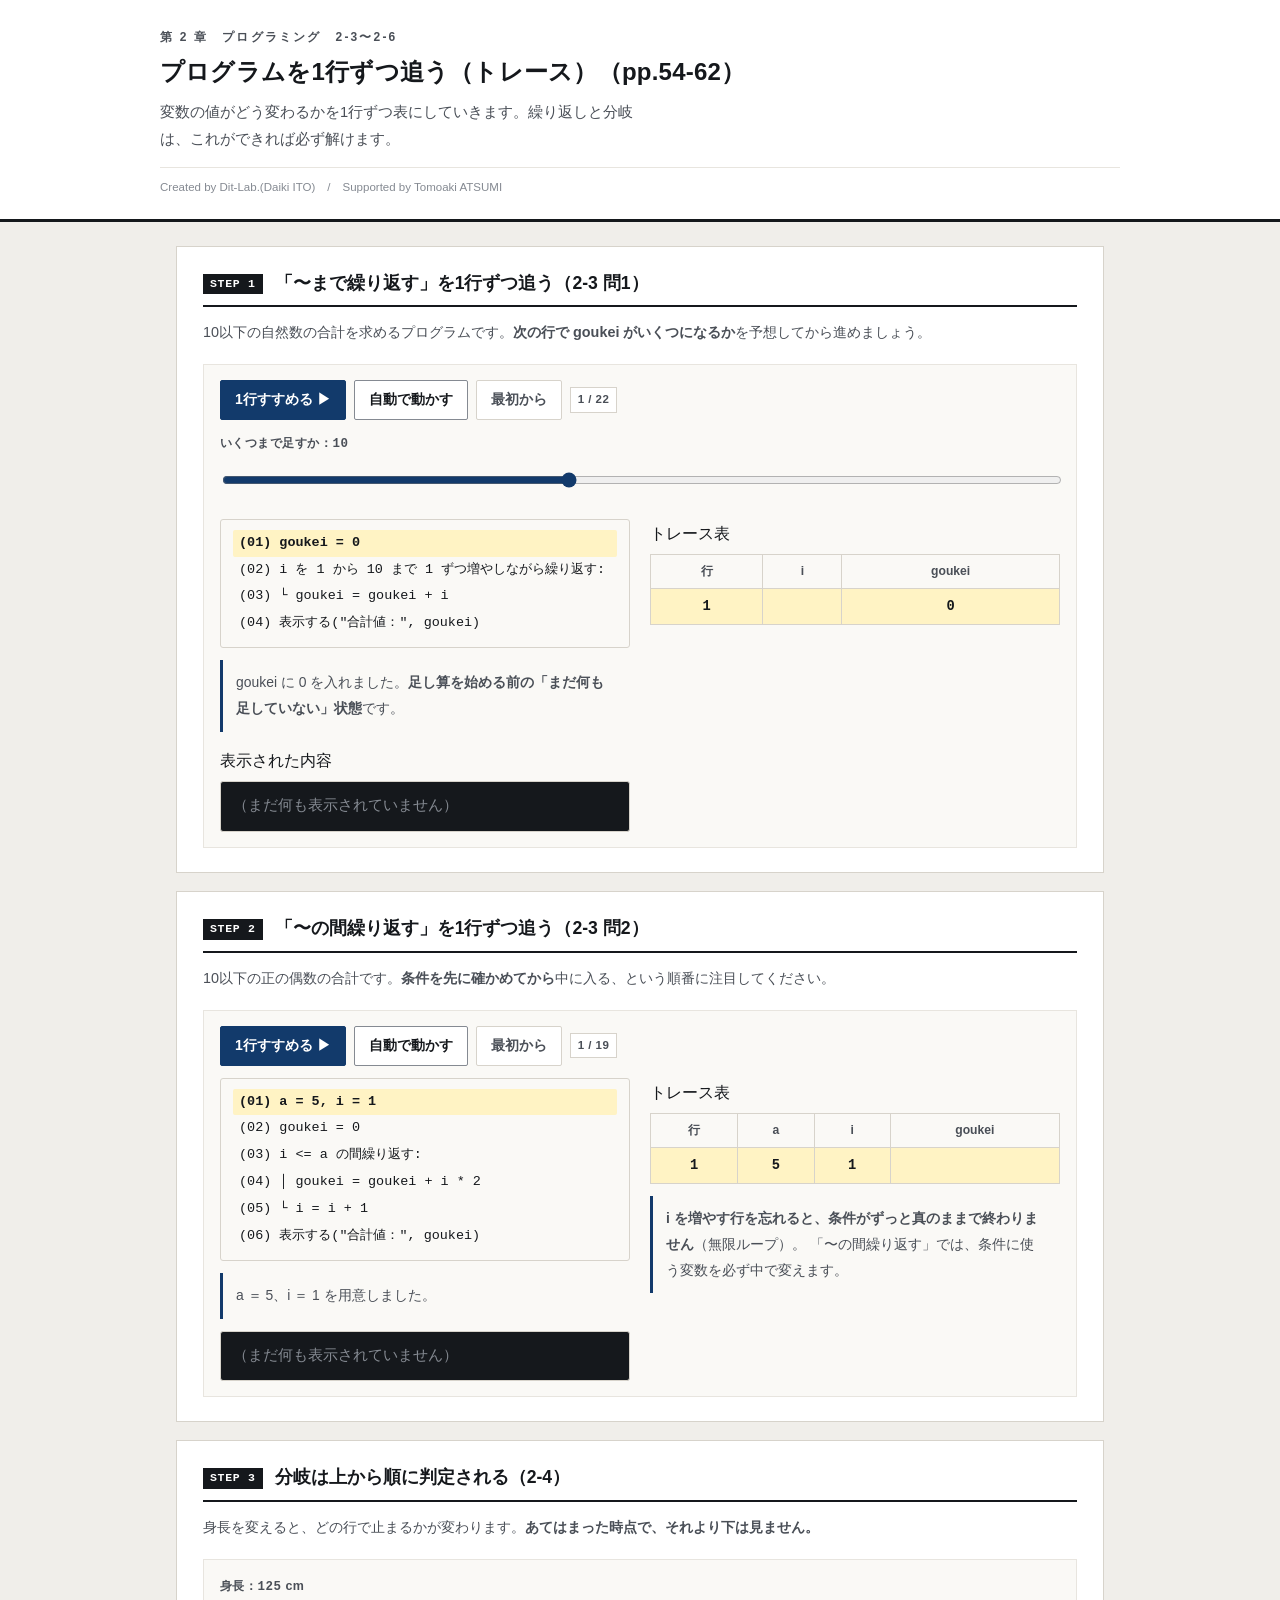
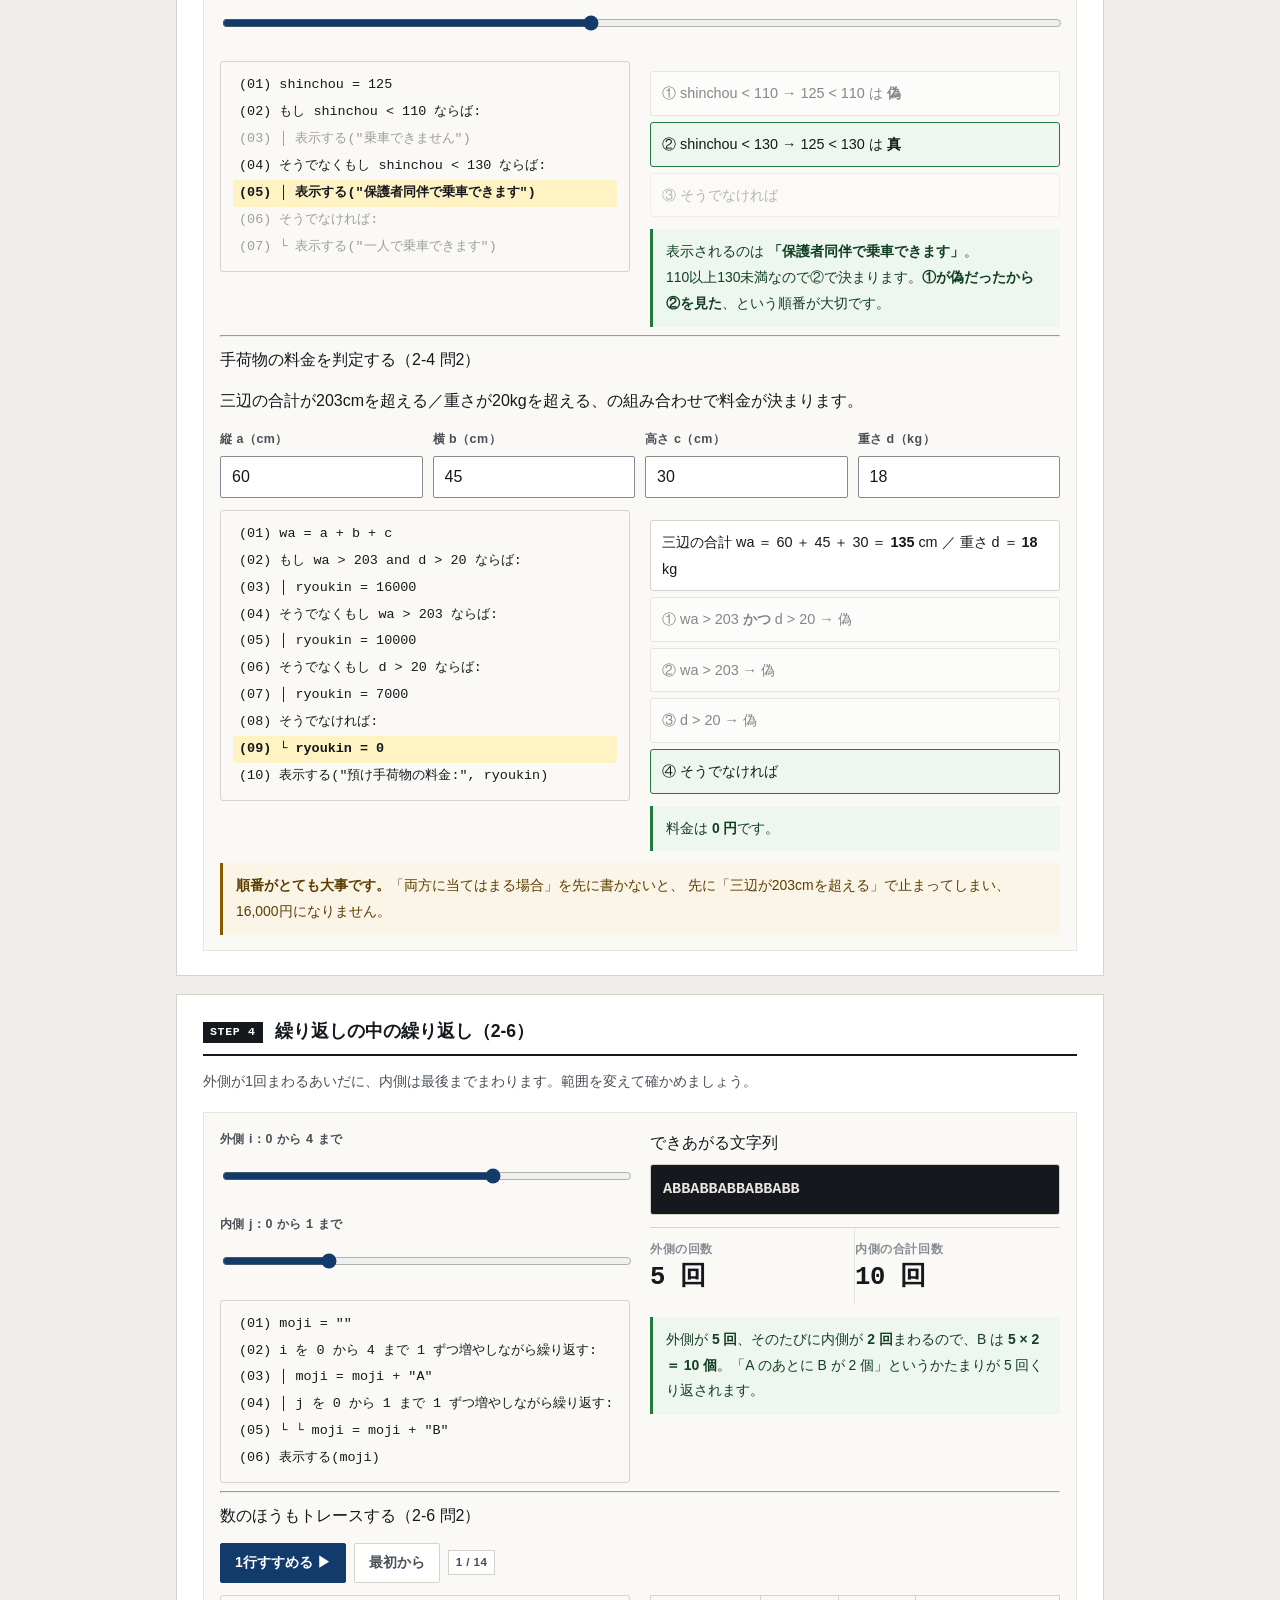
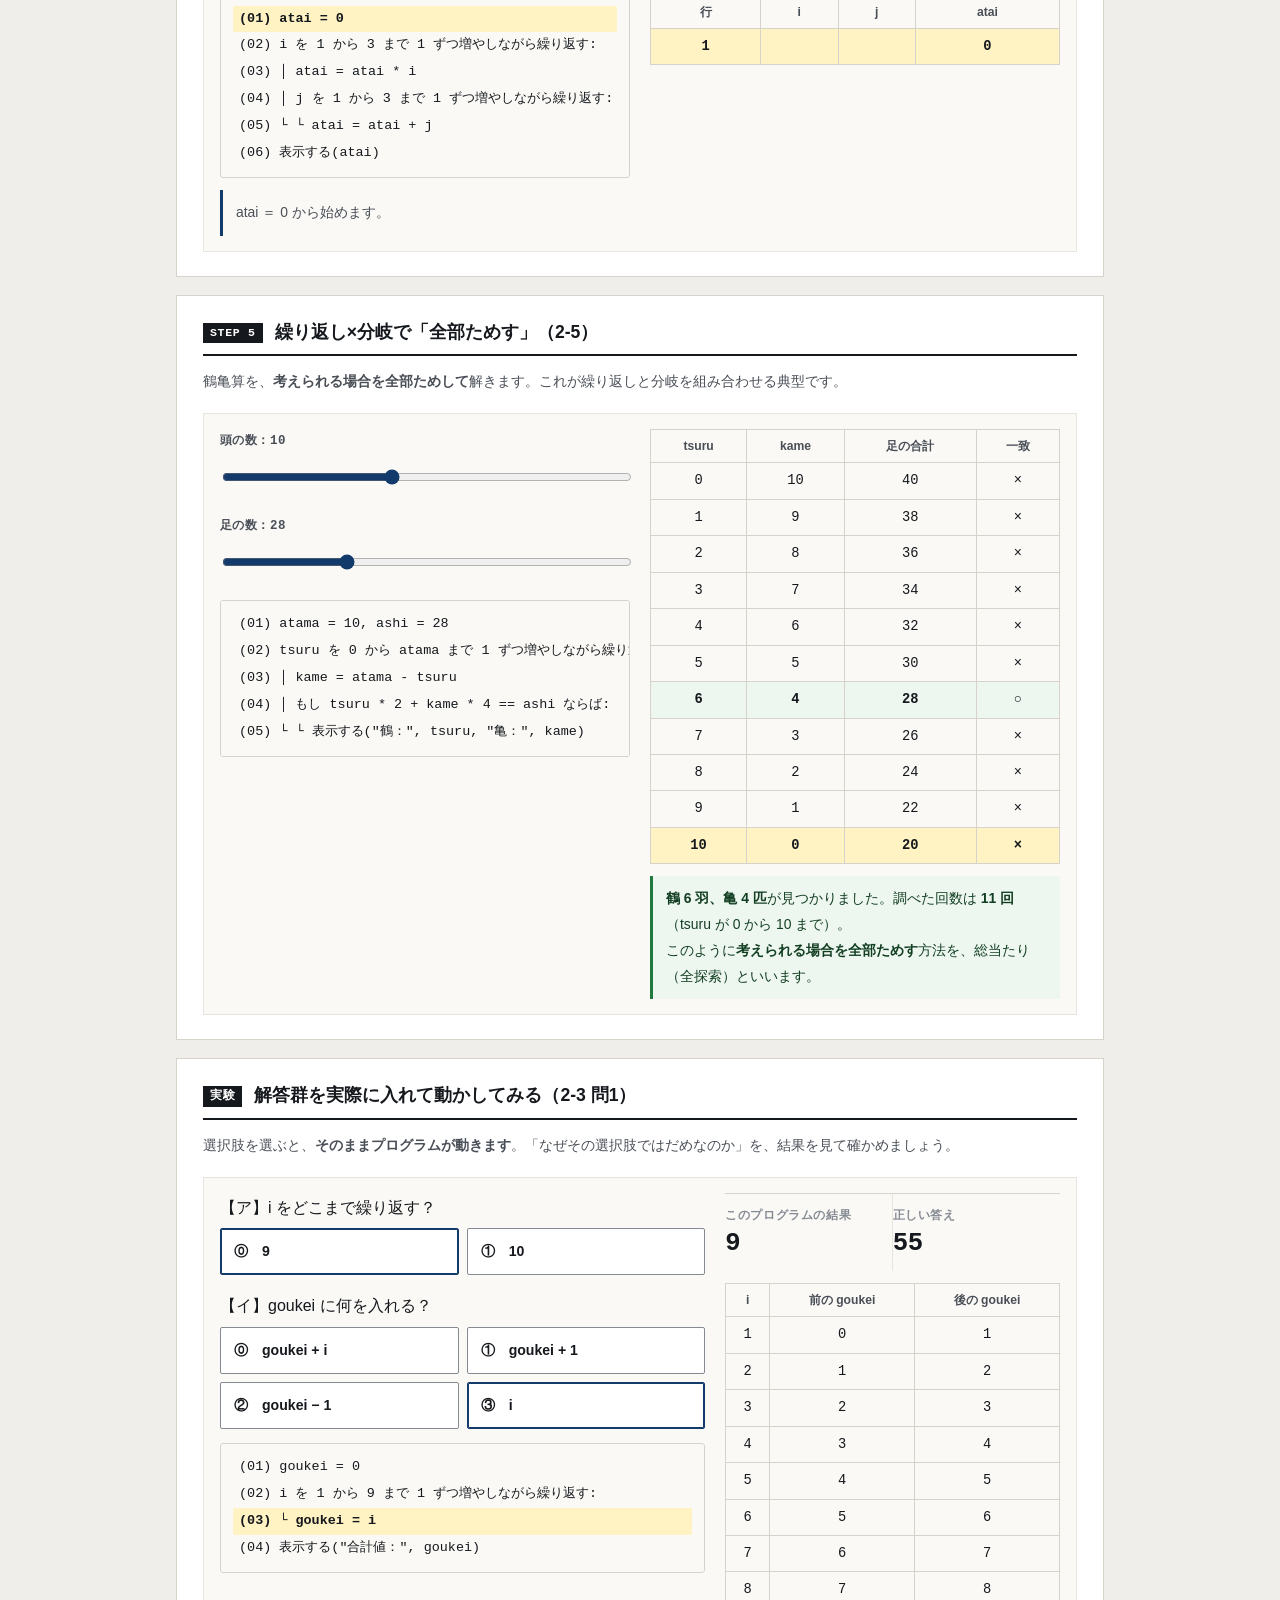
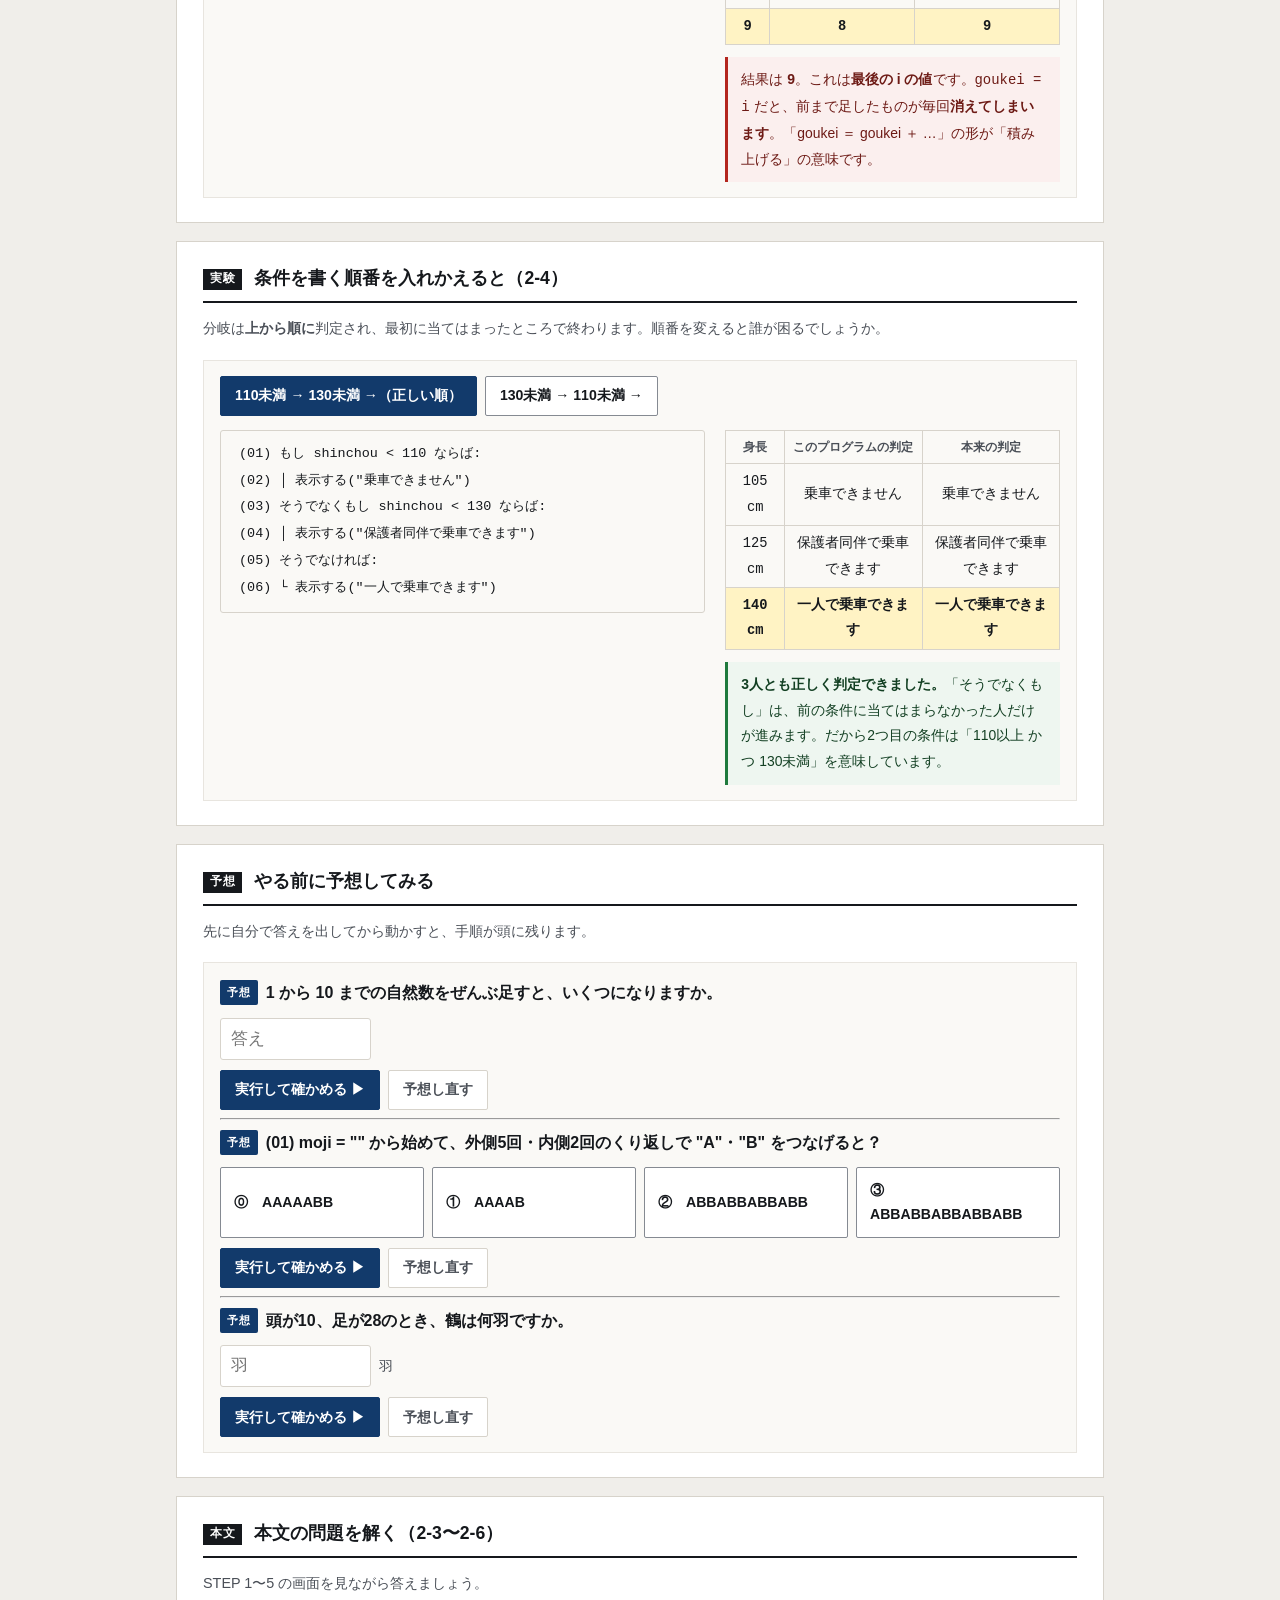
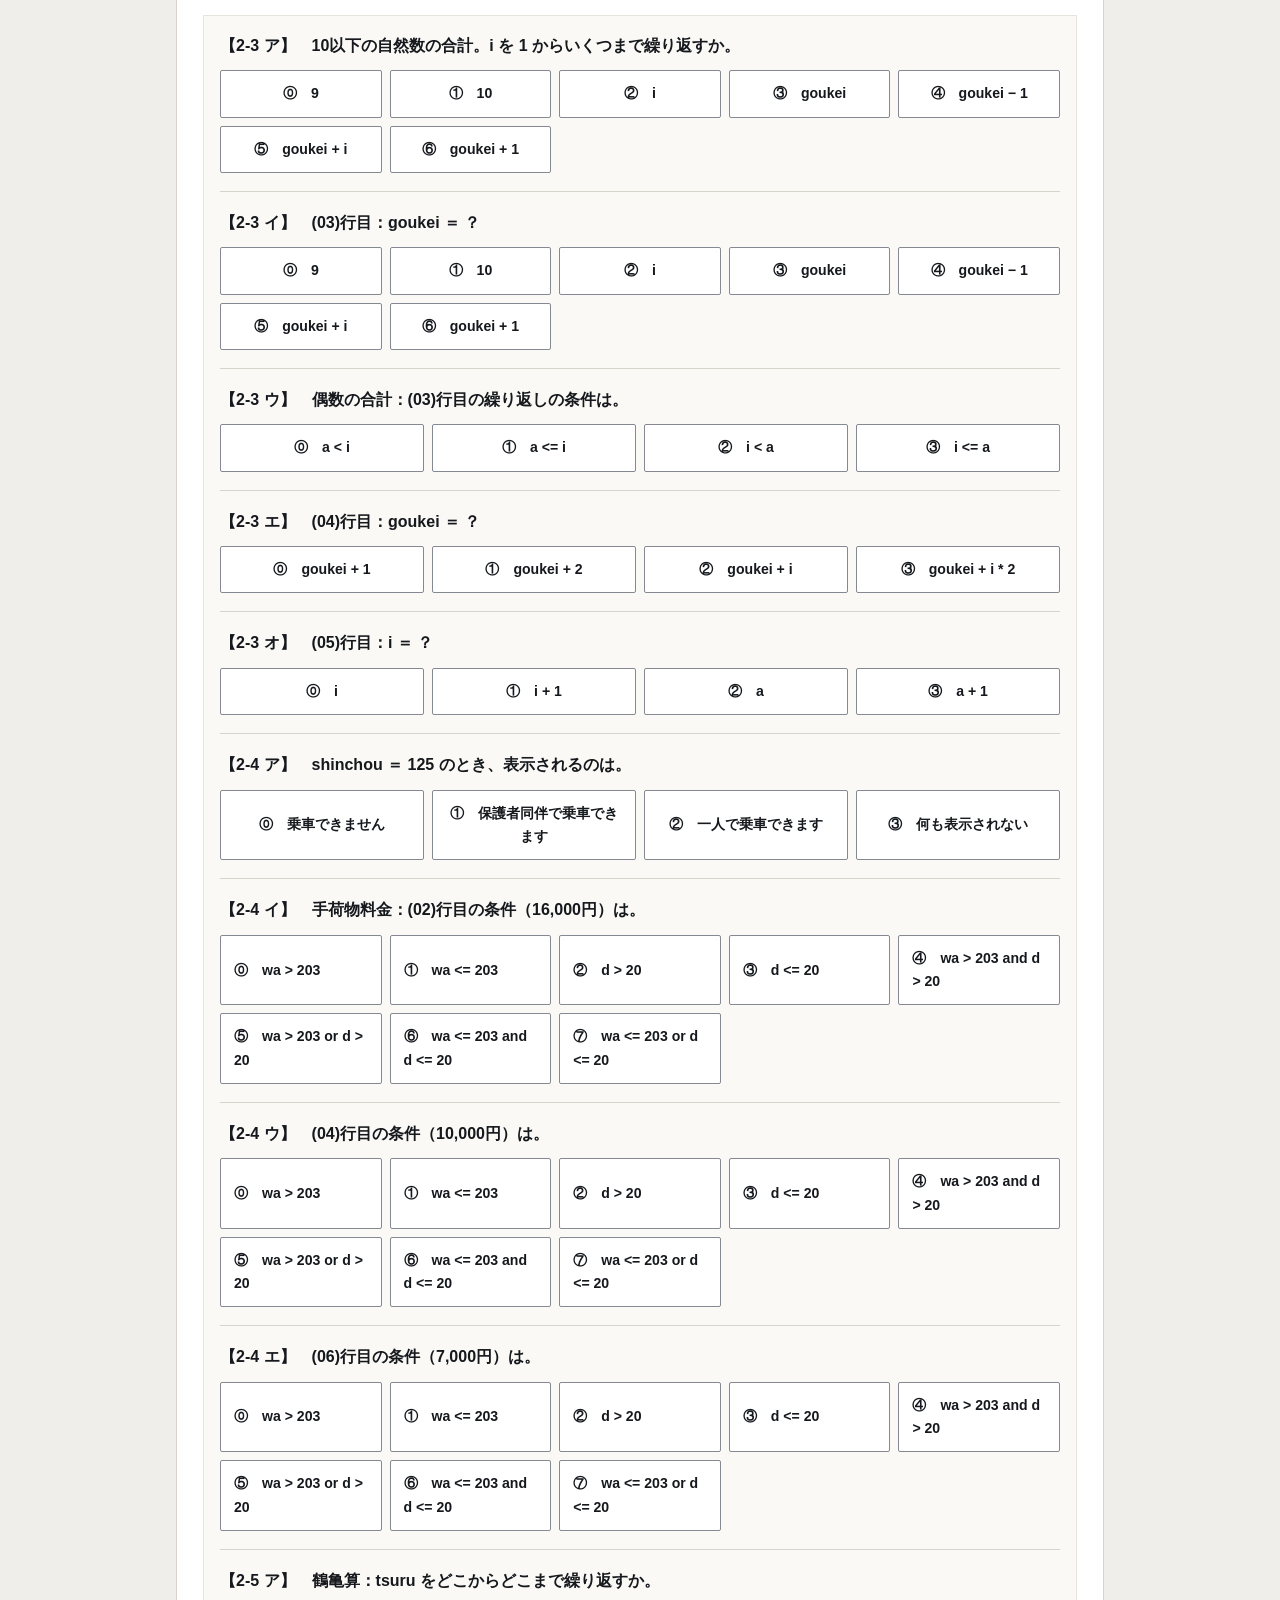
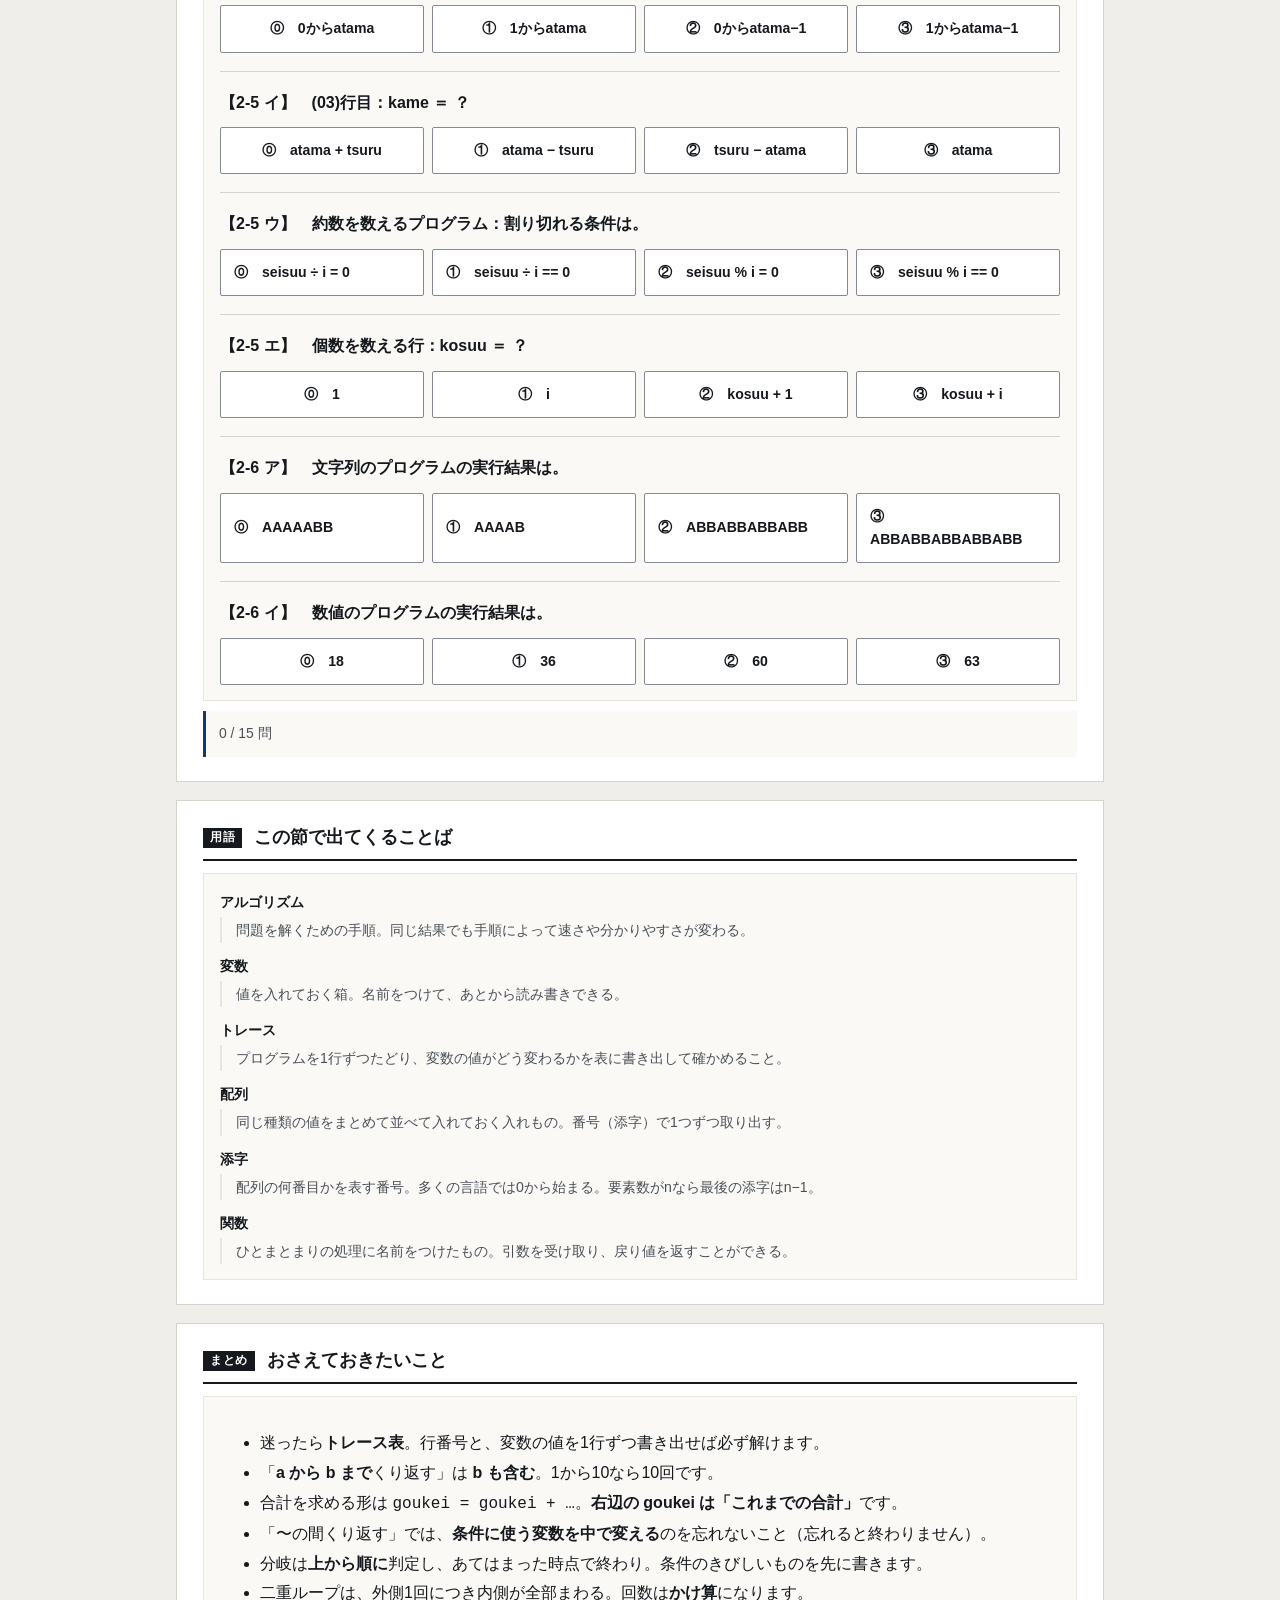
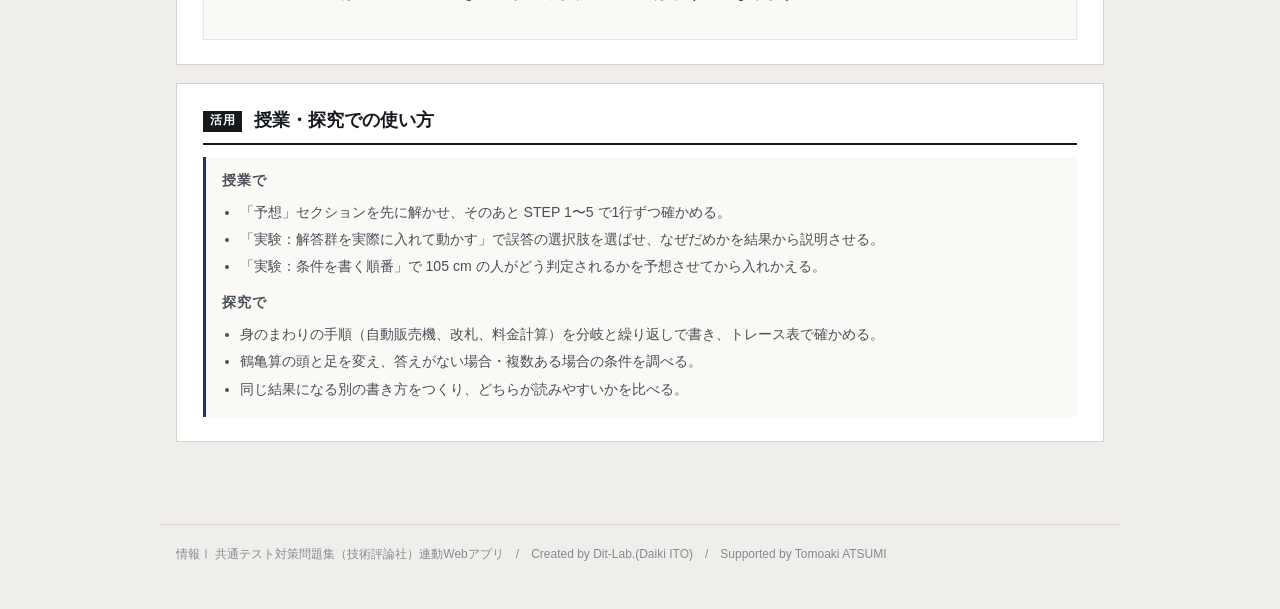
<file: index.html>
<!DOCTYPE html>
<html lang="ja">
<head>
<meta charset="UTF-8">
<meta name="viewport" content="width=device-width, initial-scale=1.0">
<title>プログラムを1行ずつ追う（トレース）｜情報Ⅰ共通テスト対策問題集</title>
<meta name="description" content="変数の値がどう変わるかを1行ずつ表にしていきます。繰り返しと分岐は、これができれば必ず解けます。">
<link rel="icon" href="data:image/svg+xml,%3Csvg xmlns=%22http://www.w3.org/2000/svg%22 viewBox=%220 0 32 32%22%3E%3Crect width=%2232%22 height=%2232%22 fill=%22%2315181c%22/%3E%3Ctext x=%2216%22 y=%2222%22 font-size=%2218%22 font-family=%22monospace%22 fill=%22%23fff%22 text-anchor=%22middle%22%3E01%3C/text%3E%3C/svg%3E">
<link rel="stylesheet" href="css/style.css?v=88681cd4">
<link rel="stylesheet" href="css/app.css?v=a3b78b3d">
</head>
<body>

<header class="app-header">
  <div class="inner">
    <span class="eyebrow">第 2 章　プログラミング　2-3〜2-6</span>
    <h1>プログラムを1行ずつ追う（トレース）（pp.54-62）</h1>
    <p class="lead">変数の値がどう変わるかを1行ずつ表にしていきます。繰り返しと分岐は、これができれば必ず解けます。</p>
    <p class="credit">Created by Dit-Lab.(Daiki ITO)　/　Supported by Tomoaki ATSUMI</p>
  </div>
</header>

<main class="wrap">
  <section class="step" id="step1">
    <h2><span class="no">STEP 1</span>「〜まで繰り返す」を1行ずつ追う（2-3 問1）</h2>
    <p class="desc">10以下の自然数の合計を求めるプログラムです。<strong>次の行で goukei がいくつになるか</strong>を予想してから進めましょう。</p>
    <div class="panel">
      <div class="btn-row" style="flex-wrap:wrap">
        <button class="btn primary" id="aStep">1行すすめる ▶</button>
        <button class="btn" id="aPlay">自動で動かす</button>
        <button class="btn ghost" id="aReset">最初から</button>
        <span class="badge" id="aProg"></span>
      </div>
      <label class="fld" for="aMax" style="margin-top:12px">いくつまで足すか：<span class="mono" id="aMaxV">10</span></label>
      <input type="range" id="aMax" min="3" max="20" step="1" value="10">
      <div class="grid c2" style="margin-top:12px">
        <div>
          <pre class="code" id="aCode"></pre>
          <div class="note" id="aNote" style="margin-top:12px"></div>
          <p class="qhead" style="margin:14px 0 6px">表示された内容</p>
          <div class="outbox" id="aOut"></div>
        </div>
        <div>
          <p class="qhead" style="margin:0 0 6px">トレース表</p>
          <div class="tbl-scroll"><table class="trace" id="aTrace"></table></div>
        </div>
      </div>
    </div>
  </section>

  <section class="step" id="step2">
    <h2><span class="no">STEP 2</span>「〜の間繰り返す」を1行ずつ追う（2-3 問2）</h2>
    <p class="desc">10以下の正の偶数の合計です。<strong>条件を先に確かめてから</strong>中に入る、という順番に注目してください。</p>
    <div class="panel">
      <div class="btn-row" style="flex-wrap:wrap">
        <button class="btn primary" id="wStep">1行すすめる ▶</button>
        <button class="btn" id="wPlay">自動で動かす</button>
        <button class="btn ghost" id="wReset">最初から</button>
        <span class="badge" id="wProg"></span>
      </div>
      <div class="grid c2" style="margin-top:12px">
        <div>
          <pre class="code" id="wCode"></pre>
          <div class="note" id="wNote" style="margin-top:12px"></div>
          <div class="outbox" id="wOut" style="margin-top:12px"></div>
        </div>
        <div>
          <p class="qhead" style="margin:0 0 6px">トレース表</p>
          <div class="tbl-scroll"><table class="trace" id="wTrace"></table></div>
          <div class="note info" style="margin-top:12px">
            <strong>i を増やす行を忘れると、条件がずっと真のままで終わりません</strong>（無限ループ）。
            「〜の間繰り返す」では、条件に使う変数を必ず中で変えます。
          </div>
        </div>
      </div>
    </div>
  </section>

  <section class="step" id="step3">
    <h2><span class="no">STEP 3</span>分岐は上から順に判定される（2-4）</h2>
    <p class="desc">身長を変えると、どの行で止まるかが変わります。<strong>あてはまった時点で、それより下は見ません。</strong></p>
    <div class="panel">
      <label class="fld" for="hIn">身長：<span class="mono" id="hInV">125</span> cm</label>
      <input type="range" id="hIn" min="90" max="170" step="1" value="125">
      <div class="grid c2" style="margin-top:12px">
        <div><pre class="code" id="hCode"></pre></div>
        <div>
          <div class="brview" id="hView"></div>
          <div class="note" id="hNote" style="margin-top:12px"></div>
        </div>
      </div>
      <hr class="sep">
      <p class="qhead">手荷物の料金を判定する（2-4 問2）</p>
      <p class="desc" style="margin-top:0">三辺の合計が203cmを超える／重さが20kgを超える、の組み合わせで料金が決まります。</p>
      <div class="grid3">
        <div><label class="fld" for="ba">縦 a（cm）</label><input type="number" id="ba" value="60" min="0"></div>
        <div><label class="fld" for="bb">横 b（cm）</label><input type="number" id="bb" value="45" min="0"></div>
        <div><label class="fld" for="bc">高さ c（cm）</label><input type="number" id="bc" value="30" min="0"></div>
        <div><label class="fld" for="bd">重さ d（kg）</label><input type="number" id="bd" value="18" min="0"></div>
      </div>
      <div class="grid c2" style="margin-top:12px">
        <div><pre class="code" id="bCode"></pre></div>
        <div>
          <div class="brview" id="bView"></div>
          <div class="note" id="bNote" style="margin-top:12px"></div>
        </div>
      </div>
      <div class="note warn" style="margin-top:12px">
        <strong>順番がとても大事です。</strong>「両方に当てはまる場合」を先に書かないと、
        先に「三辺が203cmを超える」で止まってしまい、16,000円になりません。
      </div>
    </div>
  </section>

  <section class="step" id="step4">
    <h2><span class="no">STEP 4</span>繰り返しの中の繰り返し（2-6）</h2>
    <p class="desc">外側が1回まわるあいだに、内側は最後までまわります。範囲を変えて確かめましょう。</p>
    <div class="panel">
      <div class="grid c2">
        <div>
          <label class="fld" for="oi">外側 i：0 から <span class="mono" id="oiV">4</span> まで</label>
          <input type="range" id="oi" min="0" max="6" step="1" value="4">
          <label class="fld" for="oj" style="margin-top:10px">内側 j：0 から <span class="mono" id="ojV">1</span> まで</label>
          <input type="range" id="oj" min="0" max="4" step="1" value="1">
          <pre class="code" id="nCode" style="margin-top:12px"></pre>
        </div>
        <div>
          <p class="qhead" style="margin:0 0 6px">できあがる文字列</p>
          <div class="outbox" id="nOut"></div>
          <div class="metrics" style="margin-top:12px">
            <div class="metric"><div class="k">外側の回数</div><div class="v" id="nOi">—</div></div>
            <div class="metric"><div class="k">内側の合計回数</div><div class="v" id="nOj">—</div></div>
          </div>
          <div class="note" id="nNote" style="margin-top:12px"></div>
        </div>
      </div>
      <hr class="sep">
      <p class="qhead">数のほうもトレースする（2-6 問2）</p>
      <div class="btn-row"><button class="btn primary" id="vStep">1行すすめる ▶</button><button class="btn ghost" id="vReset">最初から</button><span class="badge" id="vProg"></span></div>
      <div class="grid c2" style="margin-top:12px">
        <div><pre class="code" id="vCode"></pre><div class="note" id="vNote" style="margin-top:12px"></div></div>
        <div><div class="tbl-scroll"><table class="trace" id="vTrace"></table></div></div>
      </div>
    </div>
  </section>

  <section class="step" id="step5">
    <h2><span class="no">STEP 5</span>繰り返し×分岐で「全部ためす」（2-5）</h2>
    <p class="desc">鶴亀算を、<strong>考えられる場合を全部ためして</strong>解きます。これが繰り返しと分岐を組み合わせる典型です。</p>
    <div class="panel">
      <div class="grid c2">
        <div>
          <label class="fld" for="tAtama">頭の数：<span class="mono" id="tAtamaV">10</span></label>
          <input type="range" id="tAtama" min="3" max="20" step="1" value="10">
          <label class="fld" for="tAshi" style="margin-top:10px">足の数：<span class="mono" id="tAshiV">28</span></label>
          <input type="range" id="tAshi" min="6" max="80" step="2" value="28">
          <pre class="code" id="tCode" style="margin-top:12px"></pre>
        </div>
        <div>
          <div class="tbl-scroll"><table class="trace" id="tTrace"></table></div>
          <div class="note" id="tNote" style="margin-top:12px"></div>
        </div>
      </div>
    </div>
  </section>


  <section class="step" id="stepPick">
    <h2><span class="no">実験</span>解答群を実際に入れて動かしてみる（2-3 問1）</h2>
    <p class="desc">選択肢を選ぶと、<strong>そのままプログラムが動きます</strong>。「なぜその選択肢ではだめなのか」を、結果を見て確かめましょう。</p>
    <div class="panel">
      <div class="grid c21">
        <div>
          <p class="qhead" style="margin:0 0 6px">【ア】i をどこまで繰り返す？</p>
          <div class="choice4" id="pkA"></div>
          <p class="qhead" style="margin:16px 0 6px">【イ】goukei に何を入れる？</p>
          <div class="choice4" id="pkB"></div>
          <pre class="code" id="pkCode" style="margin-top:14px"></pre>
        </div>
        <div>
          <div class="metrics">
            <div class="metric"><div class="k">このプログラムの結果</div><div class="v" id="pkOut">—</div></div>
            <div class="metric"><div class="k">正しい答え</div><div class="v" id="pkWant">55</div></div>
          </div>
          <div class="tbl-scroll" style="margin-top:12px"><table class="trace" id="pkTrace"></table></div>
          <div class="note" id="pkNote" style="margin-top:12px"></div>
        </div>
      </div>
    </div>
  </section>

  <section class="step" id="stepOrder">
    <h2><span class="no">実験</span>条件を書く順番を入れかえると（2-4）</h2>
    <p class="desc">分岐は<strong>上から順に</strong>判定され、最初に当てはまったところで終わります。順番を変えると誰が困るでしょうか。</p>
    <div class="panel">
      <div class="btn-row" style="flex-wrap:wrap">
        <button class="btn primary" data-ord="ok">110未満 → 130未満 →（正しい順）</button>
        <button class="btn" data-ord="swap">130未満 → 110未満 →</button>
      </div>
      <div class="grid c21" style="margin-top:14px">
        <div><pre class="code" id="odCode"></pre></div>
        <div>
          <div class="tbl-scroll"><table class="trace" id="odTable"></table></div>
          <div class="note" id="odNote" style="margin-top:12px"></div>
        </div>
      </div>
    </div>
  </section>

  <section class="step" id="stepGuess">
    <h2><span class="no">予想</span>やる前に予想してみる</h2>
    <p class="desc">先に自分で答えを出してから動かすと、手順が頭に残ります。</p>
    <div class="panel">
      <div id="pd1"></div>
      <hr class="sep">
      <div id="pd2"></div>
      <hr class="sep">
      <div id="pd3"></div>
    </div>
  </section>

  <section class="step" id="stepBook">
    <h2><span class="no">本文</span>本文の問題を解く（2-3〜2-6）</h2>
    <p class="desc">STEP 1〜5 の画面を見ながら答えましょう。</p>
    <div class="panel" id="bookBox"></div>
    <div class="note" id="bookNote" style="margin-top:10px"></div>
  </section>

  <section class="step" id="glossary">
    <h2><span class="no">用語</span>この節で出てくることば</h2>
    <div class="panel"><div id="glossBox"></div></div>
  </section>

  <section class="step" id="wrap">
    <h2><span class="no">まとめ</span>おさえておきたいこと</h2>
    <div class="panel">
      <ul class="bullets">
        <li>迷ったら<strong>トレース表</strong>。行番号と、変数の値を1行ずつ書き出せば必ず解けます。</li>
        <li>「<strong>a から b まで</strong>くり返す」は <strong>b も含む</strong>。1から10なら10回です。</li>
        <li>合計を求める形は <span class="mono">goukei = goukei + …</span>。<strong>右辺の goukei は「これまでの合計」</strong>です。</li>
        <li>「〜の間くり返す」では、<strong>条件に使う変数を中で変える</strong>のを忘れないこと（忘れると終わりません）。</li>
        <li>分岐は<strong>上から順に</strong>判定し、あてはまった時点で終わり。条件のきびしいものを先に書きます。</li>
        <li>二重ループは、外側1回につき内側が全部まわる。回数は<strong>かけ算</strong>になります。</li>
      </ul>
    </div>
  </section>

  <section class="step">
    <h2><span class="no">活用</span>授業・探究での使い方</h2>
    <div class="use-note">
      <h3>授業で</h3>
      <ul>
        <li>「予想」セクションを先に解かせ、そのあと STEP 1〜5 で1行ずつ確かめる。</li>
        <li>「実験：解答群を実際に入れて動かす」で誤答の選択肢を選ばせ、なぜだめかを結果から説明させる。</li>
        <li>「実験：条件を書く順番」で 105 cm の人がどう判定されるかを予想させてから入れかえる。</li>
      </ul>
      <h3 style="margin-top:12px">探究で</h3>
      <ul>
        <li>身のまわりの手順（自動販売機、改札、料金計算）を分岐と繰り返しで書き、トレース表で確かめる。</li>
        <li>鶴亀算の頭と足を変え、答えがない場合・複数ある場合の条件を調べる。</li>
        <li>同じ結果になる別の書き方をつくり、どちらが読みやすいかを比べる。</li>
      </ul>
    </div>
  </section>

</main>

<footer class="app-footer">
  情報Ⅰ 共通テスト対策問題集（技術評論社）連動Webアプリ　/　Created by Dit-Lab.(Daiki ITO)　/　Supported by Tomoaki ATSUMI
</footer>

<script src="js/terms.js?v=867e9694"></script>
<script src="js/quiz.js?v=13402362"></script>
<script src="js/predict.js?v=1b9c8bf0"></script>
<script src="js/app.js?v=bad3b25f"></script>
</body>
</html>
</file>
<file: css/style.css>
/* =========================================================
   情報Ⅰ 共通テスト対策問題集 — Web アプリ共通スタイル
   紙面（参考書）に寄せた設計。装飾色は使わず、色は意味を持つときだけ。
   ========================================================= */

:root{
  --paper:#ffffff;
  --paper-2:#faf9f6;      /* うすい紙 */
  --bg:#f0eeea;           /* 台紙 */
  --ink:#15181c;
  --ink-2:#4a4f57;
  --ink-3:#858a92;
  --rule:#d7d3cb;
  /* 旧名のまま書かれているアプリ用の別名（未定義だと枠線や文字色が消えるため） */
  --line: var(--rule);
  --muted: var(--ink-2);
  --sans: var(--font);         /* 罫線 */
  --rule-2:#e8e5df;
  --accent:#123a6b;       /* 濃紺。主要操作と現在地だけに使う */
  --accent-w:#e9eef6;
  --zero:#c0392b;         /* 左＝0 */
  --one:#1d4ed8;          /* 右＝1 */
  --ok:#1f7a3d;   --ok-bg:#eef6f0;
  --ng:#b3261e;   --ng-bg:#fbefee;
  --warn:#8a5a00; --warn-bg:#fbf5e8;
  --font:"Hiragino Kaku Gothic ProN","Hiragino Sans","Yu Gothic Medium","Yu Gothic",
         "Noto Sans JP",Meiryo,-apple-system,BlinkMacSystemFont,sans-serif;
  --mono:"SFMono-Regular",Menlo,Consolas,"Courier New",monospace;
}

*{box-sizing:border-box}
[hidden]{display:none !important}
html{-webkit-text-size-adjust:100%}
body{
  margin:0; background:var(--bg); color:var(--ink);
  font-family:var(--font); font-size:16px; line-height:1.85;
  font-feature-settings:"palt" 1;
}
h1,h2,h3,h4{line-height:1.45; margin:0; font-weight:700}
p{margin:0 0 .75em} p:last-child{margin-bottom:0}
a{color:var(--accent)}

/* ---------- 標題 ---------- */
.app-header{background:var(--paper); border-bottom:3px solid var(--ink); padding:26px 20px 20px}
.app-header .inner{max-width:960px; margin:0 auto}
.app-header .eyebrow{
  font-size:.75rem; font-weight:700; color:var(--ink-2); letter-spacing:.18em;
  display:block; margin-bottom:7px;
}
.app-header h1{font-size:1.5rem; letter-spacing:.01em}
.app-header .lead{font-size:.92rem; color:var(--ink-2); margin-top:9px; max-width:60ch}
.app-header .credit{
  font-size:.72rem; color:var(--ink-3); margin-top:14px;
  padding-top:9px; border-top:1px solid var(--rule-2);
}

/* ---------- 版面 ---------- */
.wrap{max-width:960px; margin:0 auto; padding:24px 16px 64px}
.step{background:var(--paper); border:1px solid var(--rule); padding:24px 26px; margin-bottom:18px}
.step > h2{
  display:flex; align-items:baseline; gap:12px; font-size:1.1rem;
  padding-bottom:9px; border-bottom:2px solid var(--ink); margin-bottom:12px;
}
.step > h2 .no{
  flex:none; font-family:var(--mono); font-size:.72rem; font-weight:700;
  background:var(--ink); color:var(--paper); padding:2px 7px; letter-spacing:.06em;
  position:relative; top:-2px;
}
.step > .desc{color:var(--ink-2); font-size:.9rem; margin-bottom:18px}
.step[hidden]{display:none}

.grid{display:grid; gap:20px}
.grid > *{min-width:0}          /* 子の中身で列が広がるのを防ぐ */
@media(min-width:800px){ .grid.c2{grid-template-columns:1fr 1fr} }
@media(min-width:800px){ .grid.c21{grid-template-columns:1.45fr 1fr} }

.panel{border:1px solid var(--rule-2); background:var(--paper-2); padding:15px 16px; min-width:0}
.panel > h3{
  font-size:.8rem; font-weight:700; color:var(--ink-2); letter-spacing:.08em;
  margin-bottom:12px; padding-bottom:6px; border-bottom:1px solid var(--rule);
}

/* ---------- 部品 ---------- */
.btn{
  appearance:none; border:1px solid var(--ink-3); background:var(--paper); color:var(--ink);
  font-family:inherit; font-size:.88rem; font-weight:700; padding:8px 14px;
  border-radius:2px; cursor:pointer; min-height:40px; line-height:1.4;
  transition:background .12s, border-color .12s, color .12s;
}
.btn:hover:not(:disabled){background:var(--accent-w); border-color:var(--accent); color:var(--accent)}
.btn:disabled{opacity:.35; cursor:not-allowed}
.btn.primary{background:var(--accent); color:var(--paper); border-color:var(--accent)}
.btn.primary:hover:not(:disabled){background:#0d2c53; color:var(--paper)}
.btn.ghost{border-color:var(--rule); color:var(--ink-2)}
.btn.sm{font-size:.8rem; padding:5px 10px; min-height:34px}
.btn-row{display:flex; flex-wrap:wrap; gap:8px; align-items:center}

/* タブ（見出し下線式） */
.seg{display:flex; gap:0; border-bottom:1px solid var(--rule)}
.seg button{
  appearance:none; border:0; background:transparent; font-family:inherit; font-size:.88rem;
  font-weight:700; color:var(--ink-3); padding:9px 4px; margin-right:26px; cursor:pointer;
  border-bottom:3px solid transparent; margin-bottom:-1px; min-height:40px;
}
.seg button:hover{color:var(--ink-2)}
.seg button[aria-pressed="true"]{color:var(--ink); border-bottom-color:var(--accent)}

label.fld{display:block; font-size:.78rem; font-weight:700; color:var(--ink-2); margin-bottom:5px; letter-spacing:.04em}
input[type=text], textarea, input[type=number]{
  width:100%; font-family:inherit; font-size:1rem; color:var(--ink);
  border:1px solid var(--ink-3); border-radius:2px; padding:9px 11px;
  background:var(--paper); min-height:42px;
}
input:focus, textarea:focus{outline:2px solid var(--accent); outline-offset:-1px; border-color:var(--accent)}
.btn:focus-visible, .seg button:focus-visible, .node-card:focus-visible{outline:2px solid var(--accent); outline-offset:2px}
textarea{resize:vertical; line-height:1.7}
.mono{font-family:var(--mono)}

table.tbl{width:100%; border-collapse:collapse; font-size:.89rem}
table.tbl th, table.tbl td{border-bottom:1px solid var(--rule-2); padding:7px 10px; text-align:right}
table.tbl th:first-child, table.tbl td:first-child{text-align:left}
table.tbl thead th{border-bottom:1.5px solid var(--ink); font-size:.76rem; color:var(--ink-2); font-weight:700; white-space:nowrap}
.tbl-scroll{overflow-x:auto; -webkit-overflow-scrolling:touch; max-width:100%}

.note{padding:10px 13px; font-size:.87rem; border-left:3px solid var(--ink-3); background:var(--paper-2); overflow-wrap:break-word; word-break:break-word}
.note.ok{background:var(--ok-bg); border-left-color:var(--ok); color:#123f22}
.note.ng{background:var(--ng-bg); border-left-color:var(--ng); color:#6d1a15}
.note.info{background:var(--paper-2); border-left-color:var(--accent); color:var(--ink-2)}
.note.warn{background:var(--warn-bg); border-left-color:var(--warn); color:#5c3d00}
.note[hidden]{display:none}

.badge{
  display:inline-block; font-size:.72rem; font-weight:700; padding:1px 7px;
  border:1px solid var(--rule); color:var(--ink-2); background:var(--paper); letter-spacing:.04em;
}

/* 数値は罫線で仕切るだけ。カードにしない */
.metrics{display:flex; flex-wrap:wrap; gap:0; border-top:1px solid var(--rule)}
.metric{flex:1 1 130px; padding:11px 14px 11px 0; border-right:1px solid var(--rule-2)}
.metric:last-child{border-right:0}
.metric .k{font-size:.74rem; color:var(--ink-3); font-weight:700; letter-spacing:.05em}
.metric .v{font-size:1.6rem; font-weight:700; line-height:1.3; font-family:var(--mono); letter-spacing:-.01em}
.metric .s{font-size:.76rem; color:var(--ink-2)}

.bit0{color:var(--zero); font-weight:700}
.bit1{color:var(--one); font-weight:700}

.app-footer{
  max-width:960px; margin:0 auto; padding:18px 16px 44px; color:var(--ink-3);
  font-size:.75rem; border-top:1px solid var(--rule);
}
.sr-only{position:absolute;width:1px;height:1px;overflow:hidden;clip:rect(0 0 0 0);white-space:nowrap}

@media(max-width:640px){
  body{font-size:15px}
  .app-header{padding:20px 16px 16px}
  .app-header h1{font-size:1.16rem}
  .wrap{padding:16px 12px 52px}
  .step{padding:18px 15px}
  .seg button{margin-right:18px; font-size:.84rem}
  .metric{flex-basis:50%; border-right:0}
}
@media (prefers-reduced-motion:reduce){ *{animation:none!important; transition:none!important} }

/* ---------- 自分のデータ・共有・印刷 ---------- */
.toolbar{display:flex; flex-wrap:wrap; gap:8px; align-items:center; margin-top:12px;
  padding-top:12px; border-top:1px solid var(--rule-2)}
.toolbar .hint{font-size:.78rem; color:var(--ink-3)}
.paste-area{width:100%; min-height:110px; font-family:var(--mono); font-size:.86rem}
.use-note{background:var(--paper-2); border-left:3px solid var(--accent); padding:14px 16px; font-size:.88rem}
.use-note h3{font-size:.86rem; letter-spacing:.06em; margin-bottom:8px; color:var(--ink-2)}
.use-note ol, .use-note ul{margin:0; padding-left:1.25em; line-height:1.95; color:var(--ink-2)}

@media print{
  body{background:#fff}
  .app-header{border-bottom:2px solid #000}
  .step{border:1px solid #bbb; break-inside:avoid; page-break-inside:avoid; margin-bottom:12px}
  .btn, .seg, .toolbar, input[type=range]{display:none !important}
  .note{border-left-width:2px}
  a[href]:after{content:""}
}

/* ---------- 入力グリッド ---------- */
.dg-scroll{overflow:auto; -webkit-overflow-scrolling:touch; border:1px solid var(--rule); background:var(--paper); max-height:420px}
table.dg{border-collapse:collapse; font-family:var(--mono); font-size:.9rem; min-width:100%}
table.dg th, table.dg td{border:1px solid var(--rule-2); padding:0}
table.dg thead th{background:var(--paper-2); position:sticky; top:0; z-index:2}
table.dg .dg-n{background:var(--paper-2); color:var(--ink-3); font-size:.76rem; font-weight:400;
  text-align:center; min-width:34px; padding:0 4px; position:sticky; left:0; z-index:1}
table.dg .dg-corner{background:var(--paper-2); min-width:34px; position:sticky; left:0; z-index:3}
table.dg .dg-act{background:var(--paper-2); width:34px}
.dg-h, .dg-c{width:100%; min-width:96px; border:0; background:transparent; font-family:inherit;
  font-size:.9rem; padding:8px 9px; color:var(--ink); min-height:38px}
.dg-h{font-weight:700; font-family:var(--font); font-size:.82rem; color:var(--ink-2)}
.dg-c.num{text-align:right}
.dg-c:focus, .dg-h:focus{outline:2px solid var(--accent); outline-offset:-2px; background:var(--accent-w)}
.dg-del{border:0; background:transparent; color:var(--ink-3); cursor:pointer; width:32px; height:34px; font-size:1rem}
.dg-del:hover{color:var(--ng)}
.dg-tools{display:flex; flex-wrap:wrap; gap:8px; align-items:center; margin-top:10px}
.dg-hint{font-size:.76rem; color:var(--ink-3)}

/* ---------- ファイル読み込み ---------- */
.filebox{display:flex; flex-wrap:wrap; gap:10px; align-items:center; padding:12px;
  border:1px dashed var(--rule); background:var(--paper-2)}
.filebox input[type=file]{font-size:.85rem; font-family:inherit; max-width:100%}
.filebox .sel{max-width:220px}
.filelabel{display:inline-flex; align-items:center; gap:6px; font-size:.85rem; font-weight:700;
  border:1px solid var(--ink-3); background:var(--paper); padding:8px 14px; border-radius:2px; cursor:pointer; min-height:40px}
.filelabel:hover{border-color:var(--accent); color:var(--accent); background:var(--accent-w)}
.filelabel input{display:none}

/* ---------- 用語解説 ---------- */
.term{position:relative; border-bottom:1.5px dotted var(--accent); cursor:help; color:var(--accent); font-weight:700}
.term .term-pop{display:none; position:absolute; left:0; top:1.7em; z-index:50; width:min(300px,78vw);
  background:var(--paper); border:1px solid var(--ink-3); box-shadow:0 6px 20px rgba(0,0,0,.14);
  padding:10px 12px; font-size:.82rem; font-weight:400; color:var(--ink-2); line-height:1.75;
  border-left:3px solid var(--accent); cursor:auto; text-align:left}
.term .term-pop b{display:block; color:var(--ink); font-size:.86rem; margin-bottom:3px}
.term.open .term-pop{display:block}
dl.gloss{margin:0; font-size:.88rem}
dl.gloss dt{font-weight:700; color:var(--ink); margin-top:10px}
dl.gloss dt:first-child{margin-top:0}
dl.gloss dd{margin:2px 0 0; color:var(--ink-2); line-height:1.85; padding-left:1em; border-left:2px solid var(--rule-2)}
@media print{ .term{border-bottom:0; color:inherit} .term .term-pop{display:none !important} }

/* ---------- スマホ・タブレット ---------- */
@media (max-width:1024px){
  /* iOS で入力時に画面が勝手に拡大するのを防ぐ（16px 未満だとズームする） */
  input[type=text], input[type=number], textarea, select, .dg-c, .dg-h{ font-size:16px }
  .dg-c, .dg-h{ min-width:110px }
}
@media (max-width:820px){
  .grid.c2,.grid.c21{grid-template-columns:1fr}
  .dg-scroll{max-height:340px}
  .filebox{flex-direction:column; align-items:stretch}
  .filebox .sel{max-width:100%}
  .term .term-pop{left:auto; right:0; width:min(280px,86vw)}
}
@media (max-width:480px){
  .step > h2{font-size:1rem; flex-wrap:wrap}
  .metrics{gap:0}
  .metric{flex-basis:50%; padding-right:10px}
  .metric .v{font-size:1.3rem}
  .btn{padding:8px 12px}
  .dg-tools{gap:6px}
  .dg-hint{width:100%}
}
/* タッチ操作でのスクロールを滑らかに */
.tbl-scroll, .dg-scroll, .tree-box{ -webkit-overflow-scrolling:touch; overscroll-behavior-x:contain }

/* 幅指定つきの入力欄がスマートフォンではみ出さないようにする */
input[type=text], input[type=number], input[type=search], textarea, select{ max-width:100% }
.btn-row > label{ min-width:0; max-width:100% }
.btn-row > label input, .btn-row > label select{ max-width:100% }

/* 共通：○×判定・並べかえ（quiz.js 用） */
.abcde{border:1px solid var(--rule); border-radius:3px; overflow:hidden}
.abcde > div{border-top:1px solid var(--rule); padding:10px 12px}
.abcde > div:first-child{border-top:0}
.abcde .st{display:flex; gap:10px; align-items:flex-start; flex-wrap:wrap}
.abcde .st .k{font-weight:700; font-family:var(--mono); min-width:1.4em}
.abcde .st .t{flex:1; min-width:12em}
.abcde .jb{display:flex; gap:6px}
.abcde .jb .btn{min-width:3.4em; padding:6px 10px; text-align:center}
.prep{display:grid; grid-template-columns:repeat(auto-fit,minmax(150px,1fr)); gap:10px; margin-top:10px}
.prep .slot{border:1px dashed var(--ink-3); border-radius:3px; padding:10px; min-height:92px; background:var(--paper)}
.prep .slot.filled{border-style:solid}
.prep .slot .tag{font:700 .74rem/1.4 var(--mono); color:var(--accent); display:block; margin-bottom:6px}
.prep .slot .txt{font-size:.86rem; line-height:1.7}
.cards{display:flex; flex-wrap:wrap; gap:8px; margin-top:10px}
.cards .c{border:1px solid var(--ink-3); border-radius:3px; padding:9px 12px; background:var(--paper);
  cursor:pointer; font-size:.88rem; max-width:100%; text-align:left; font-family:inherit; color:var(--ink)}
.cards .c:hover{background:var(--warn-bg)}
.cards .c.used{opacity:.35; pointer-events:none}

/* --- 予想してから実行 --- */
.pmark{display:inline-block; background:var(--accent); color:#fff; font-size:.7rem; font-weight:700;
  letter-spacing:.08em; padding:2px 7px; border-radius:2px; margin-right:8px; vertical-align:2px}
input.pin{font-size:1.05rem; padding:7px 10px; border:1px solid var(--rule); border-radius:3px;
  width:9em; max-width:100%; background:#fff}
.btn-row .unit{color:var(--muted); font-size:.9rem}
.choice4 .btn.on{border-color:var(--accent); box-shadow:inset 0 0 0 1px var(--accent); font-weight:700}
/* 設問文の見出し（flex ではなく通常の段落。.qhead は左右振り分け用なので用途が別） */
.pq{margin:0 0 10px; font-weight:700; line-height:1.85}

/* --- 自分のテーマでやってみる（ワークシート） --- */
.wsheet{display:grid; gap:14px}
@media(min-width:760px){ .wsheet{grid-template-columns:1fr 1fr} }
.wsf{display:block}
.wsf .wsl{display:block; font-weight:700; font-size:.9rem; margin-bottom:3px}
.wsf .wsh{display:block; font-size:.78rem; color:var(--muted); margin-bottom:5px; line-height:1.6}
.wsf textarea{width:100%; max-width:100%; font:inherit; font-size:.92rem; line-height:1.75;
  padding:8px 10px; border:1px solid var(--rule); border-radius:3px; background:#fff; resize:vertical}
.wsf textarea:focus{outline:2px solid var(--accent); outline-offset:-2px}
.wsout{margin-top:14px; border:1px solid var(--ink-3); border-radius:3px; background:#fff; padding:16px 18px}
.wsout h4{margin:0 0 10px; font-size:1rem}
.wsout dl{margin:0}
.wsout dt{font-weight:700; font-size:.84rem; color:var(--accent); margin-top:10px}
.wsout dd{margin:2px 0 0; font-size:.92rem; line-height:1.85; white-space:pre-wrap}
.wsout .wsmsg{margin:10px 0 0; font-size:.86rem; color:var(--muted)}
@media print{
  .app-header, .btn-row, .step:not(.wsprint){ display:none !important }
  .wsout{border:none; padding:0}
}
</file>
<file: css/app.css>
.qhead{display:flex; justify-content:space-between; align-items:center; margin-bottom:12px}
.card-q{border:1px solid var(--rule); background:var(--paper); padding:18px; margin-bottom:14px}
.q-scene{font-size:1rem; font-weight:700; line-height:1.9}
.choice4{display:grid; gap:8px; grid-template-columns:repeat(auto-fit,minmax(160px,1fr))}
.choice4 .btn{text-align:left; line-height:1.65; padding:11px 13px}
.choice4 .btn.correct{background:var(--ok-bg); border-color:var(--ok); color:var(--ok)}
.choice4 .btn.wrong{background:var(--ng-bg); border-color:var(--ng); color:var(--ng)}
.choice4.locked{pointer-events:none}
.sel{width:100%; font-family:inherit; font-size:.95rem; padding:9px 11px; min-height:42px;
  border:1px solid var(--ink-3); border-radius:2px; background:var(--paper); color:var(--ink)}
input[type=range]{width:100%; accent-color:var(--accent); height:34px}
.why{font-size:.85rem; color:var(--ink-2); line-height:1.85}
.eqbox{font-family:var(--mono); font-size:1.02rem; font-weight:700; text-align:center; padding:14px;
  border:1px solid var(--rule); background:var(--paper-2); line-height:1.8}
.blankin{border:1.5px solid var(--accent); background:#fff; padding:6px 8px; text-align:center;
  font-family:var(--mono); min-height:38px; font-size:.95rem; max-width:120px}
.blankin.ok{border-color:var(--ok); background:var(--ok-bg)}
.blankin.ng{border-color:var(--ng); background:var(--ng-bg)}
table.tbl td .blankin{width:100%; max-width:none}

/* --- 2-3〜2-6 トレース --- */
pre.code{font-family:var(--mono);font-size:.84rem;line-height:2;background:var(--paper-2);
  border:1px solid var(--rule);border-radius:3px;padding:10px 12px;margin:0;overflow-x:auto}
pre.code .ln{display:block;padding:0 6px;border-radius:2px;white-space:pre}
pre.code .ln.on{background:#fff3c4;font-weight:700}
pre.code .ln.skip{opacity:.4}
table.trace{width:100%;border-collapse:collapse;font-size:.86rem}
table.trace th,table.trace td{border:1px solid var(--line);padding:5px 8px;text-align:center;font-family:var(--mono)}
table.trace th{background:var(--paper-2);font-size:.76rem;color:var(--muted);font-weight:700;font-family:inherit}
table.trace tr:last-child td{background:#fff3c4;font-weight:700}
table.trace td.chg{color:#c0392b;font-weight:700}
.outbox{border:1px solid var(--line);border-radius:3px;background:#15181c;color:#e8e6e1;
  padding:10px 12px;font:700 .95rem/1.9 var(--mono);min-height:2.6em;word-break:break-all}
.outbox:empty::before{content:'（まだ何も表示されていません）';color:#858a92;font-weight:400}
.brview{display:grid;gap:6px;margin-top:10px}
.brview .r{border:1px solid var(--line);border-radius:3px;padding:8px 11px;font-size:.9rem;background:#fff}
.brview .r.yes{border-color:var(--ok);background:var(--ok-bg)}
.brview .r.no{border-color:var(--line);opacity:.5}
.brview .r.skip{opacity:.3}
.grid3{display:grid;grid-template-columns:repeat(auto-fit,minmax(120px,1fr));gap:10px}
</file>
